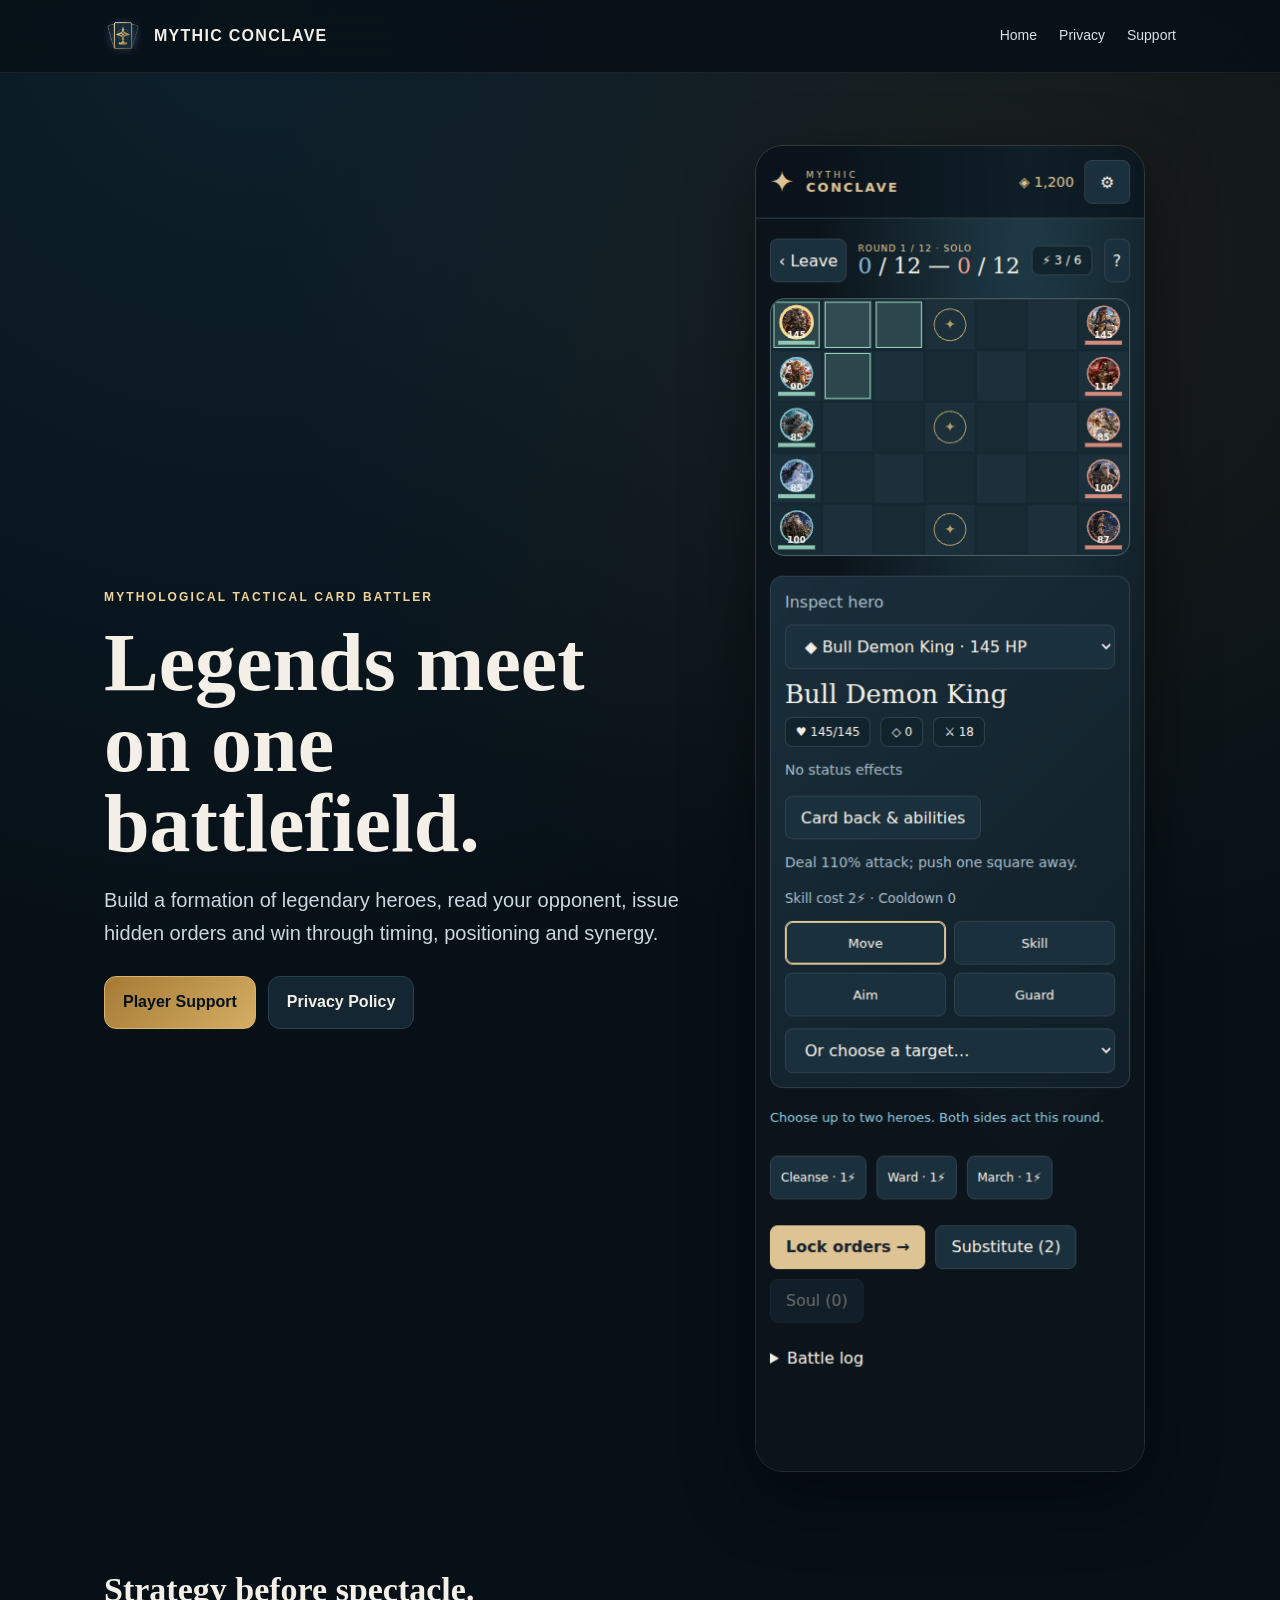
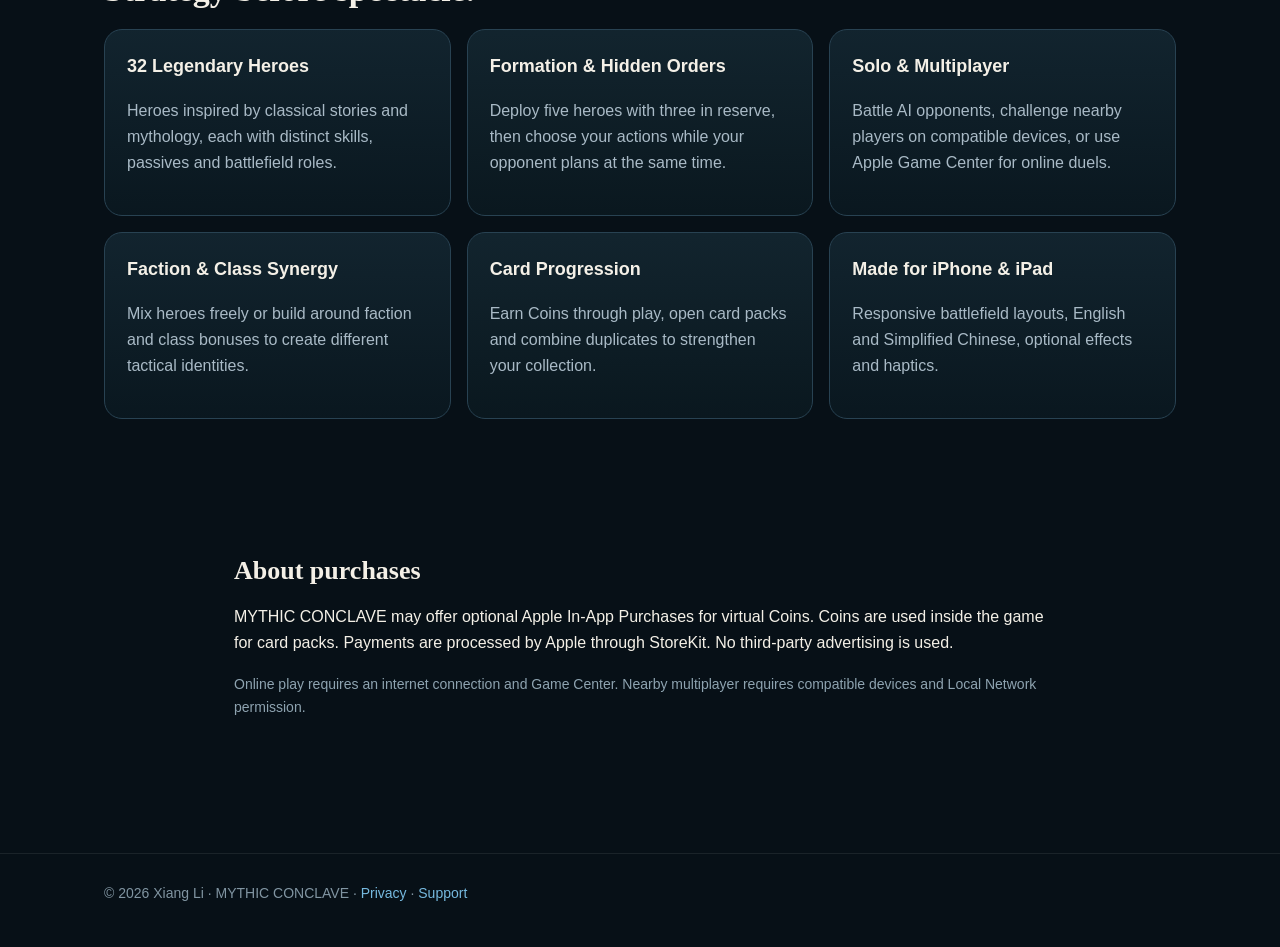
<file: index.html>
<!doctype html>
<html lang="en">
<head>
<meta charset="utf-8"><meta name="viewport" content="width=device-width,initial-scale=1">
<meta name="description" content="MYTHIC CONCLAVE — a mythological tactical card battler for iPhone and iPad.">
<title>MYTHIC CONCLAVE</title><link rel="stylesheet" href="style.css">
</head>
<body>
<nav><div class="wrap navin">
<a class="brand" href="index.html"><img src="app-icon.png" alt=""><span>MYTHIC CONCLAVE</span></a>
<div class="links"><a href="index.html">Home</a><a href="privacy.html">Privacy</a><a href="support.html">Support</a></div>
</div></nav>

<main>
<section class="hero"><div class="wrap hero-grid">
<div>
<div class="kicker">Mythological Tactical Card Battler</div>
<h1>Legends meet on one battlefield.</h1>
<p class="lead">Build a formation of legendary heroes, read your opponent, issue hidden orders and win through timing, positioning and synergy.</p>
<div class="ctas"><a class="btn primary" href="support.html">Player Support</a><a class="btn" href="privacy.html">Privacy Policy</a></div>
</div>
<div class="preview"><img src="battle-preview.png" alt="MYTHIC CONCLAVE battle screen"></div>
</div></section>

<section class="section"><div class="wrap">
<h2>Strategy before spectacle.</h2>
<div class="grid">
<div class="card"><h3>32 Legendary Heroes</h3><p>Heroes inspired by classical stories and mythology, each with distinct skills, passives and battlefield roles.</p></div>
<div class="card"><h3>Formation & Hidden Orders</h3><p>Deploy five heroes with three in reserve, then choose your actions while your opponent plans at the same time.</p></div>
<div class="card"><h3>Solo & Multiplayer</h3><p>Battle AI opponents, challenge nearby players on compatible devices, or use Apple Game Center for online duels.</p></div>
<div class="card"><h3>Faction & Class Synergy</h3><p>Mix heroes freely or build around faction and class bonuses to create different tactical identities.</p></div>
<div class="card"><h3>Card Progression</h3><p>Earn Coins through play, open card packs and combine duplicates to strengthen your collection.</p></div>
<div class="card"><h3>Made for iPhone & iPad</h3><p>Responsive battlefield layouts, English and Simplified Chinese, optional effects and haptics.</p></div>
</div>
</div></section>

<section class="section"><div class="wrap content">
<h2>About purchases</h2>
<p>MYTHIC CONCLAVE may offer optional Apple In‑App Purchases for virtual Coins. Coins are used inside the game for card packs. Payments are processed by Apple through StoreKit. No third-party advertising is used.</p>
<p class="small">Online play requires an internet connection and Game Center. Nearby multiplayer requires compatible devices and Local Network permission.</p>
</div></section>
</main>

<footer><div class="wrap">© 2026 Xiang Li · MYTHIC CONCLAVE · <a href="privacy.html">Privacy</a> · <a href="support.html">Support</a></div></footer>
</body></html>
</file>
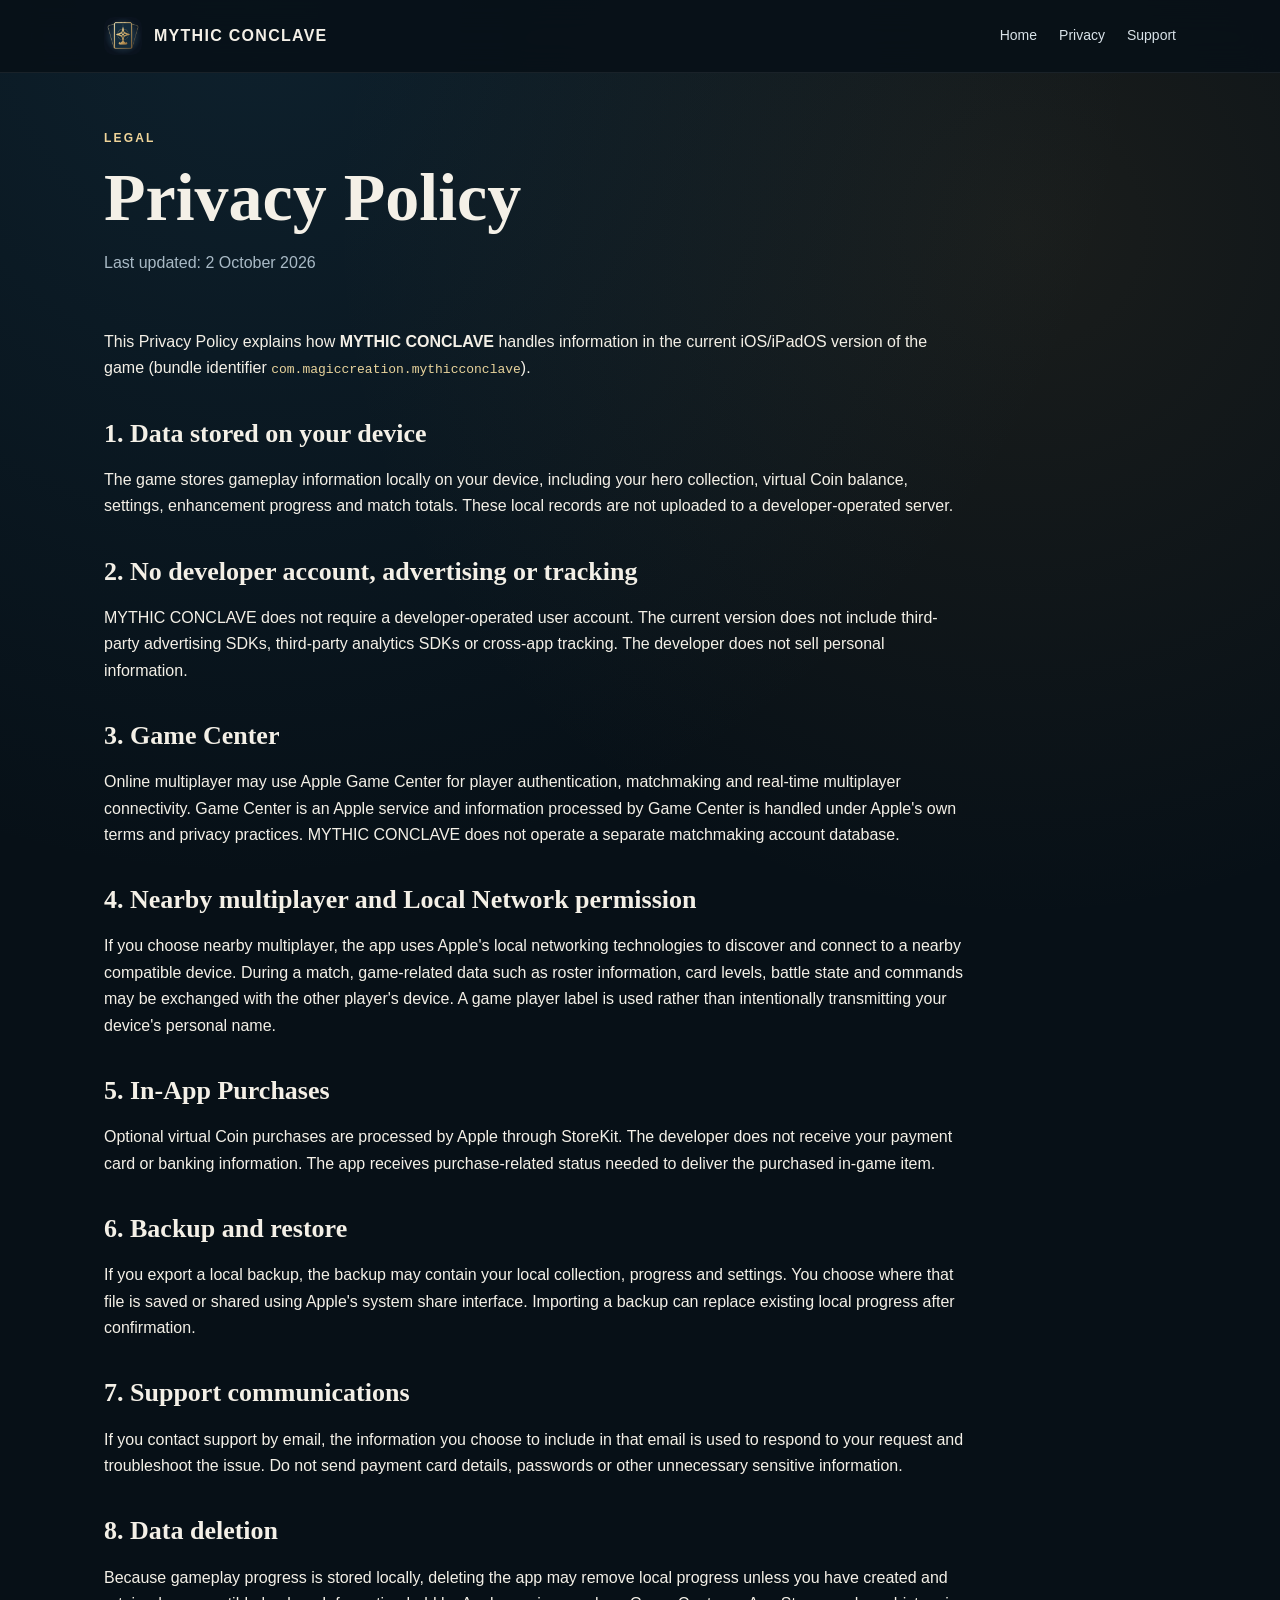
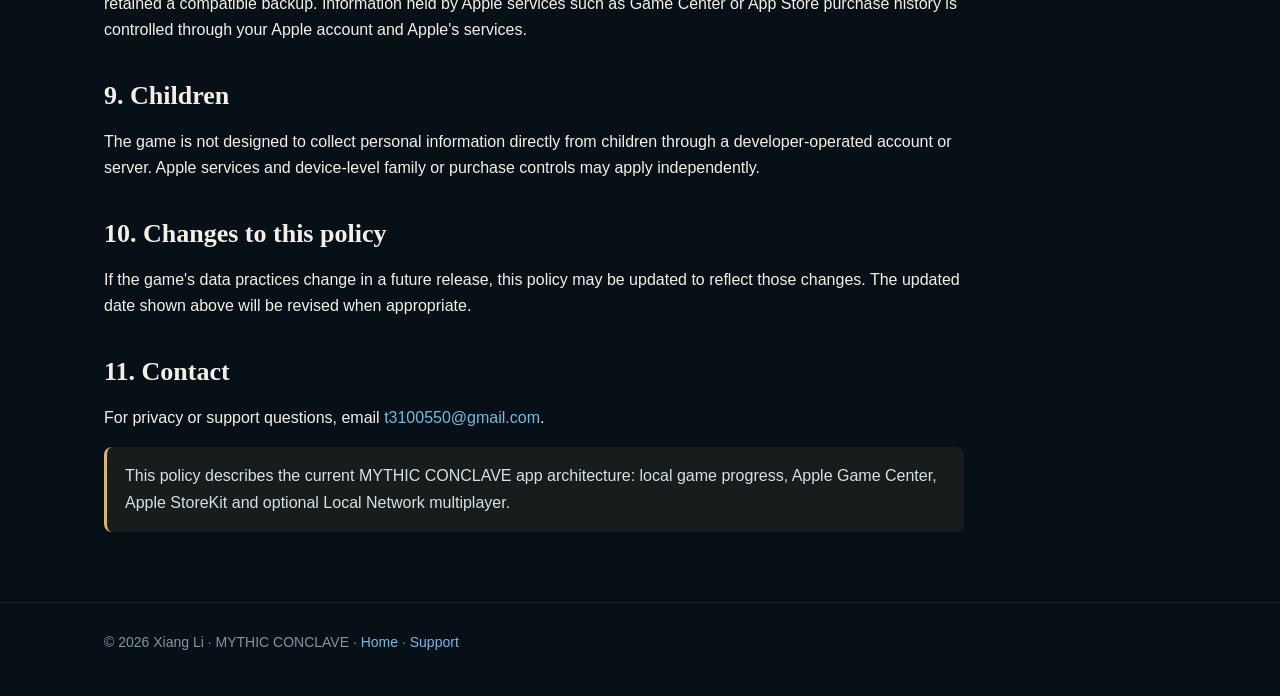
<file: privacy.html>
<!doctype html>
<html lang="en">
<head>
<meta charset="utf-8"><meta name="viewport" content="width=device-width,initial-scale=1">
<meta name="description" content="Privacy Policy for MYTHIC CONCLAVE.">
<title>Privacy Policy — MYTHIC CONCLAVE</title><link rel="stylesheet" href="style.css">
</head>
<body>
<nav><div class="wrap navin">
<a class="brand" href="index.html"><img src="app-icon.png" alt=""><span>MYTHIC CONCLAVE</span></a>
<div class="links"><a href="index.html">Home</a><a href="privacy.html">Privacy</a><a href="support.html">Support</a></div>
</div></nav>

<main class="wrap">
<section class="pagehead"><div class="kicker">Legal</div><h1>Privacy Policy</h1><p class="muted">Last updated: 2 October 2026</p></section>
<article class="content">
<p>This Privacy Policy explains how <strong>MYTHIC CONCLAVE</strong> handles information in the current iOS/iPadOS version of the game (bundle identifier <code>com.magiccreation.mythicconclave</code>).</p>

<h2>1. Data stored on your device</h2>
<p>The game stores gameplay information locally on your device, including your hero collection, virtual Coin balance, settings, enhancement progress and match totals. These local records are not uploaded to a developer-operated server.</p>

<h2>2. No developer account, advertising or tracking</h2>
<p>MYTHIC CONCLAVE does not require a developer-operated user account. The current version does not include third-party advertising SDKs, third-party analytics SDKs or cross-app tracking. The developer does not sell personal information.</p>

<h2>3. Game Center</h2>
<p>Online multiplayer may use Apple Game Center for player authentication, matchmaking and real-time multiplayer connectivity. Game Center is an Apple service and information processed by Game Center is handled under Apple's own terms and privacy practices. MYTHIC CONCLAVE does not operate a separate matchmaking account database.</p>

<h2>4. Nearby multiplayer and Local Network permission</h2>
<p>If you choose nearby multiplayer, the app uses Apple's local networking technologies to discover and connect to a nearby compatible device. During a match, game-related data such as roster information, card levels, battle state and commands may be exchanged with the other player's device. A game player label is used rather than intentionally transmitting your device's personal name.</p>

<h2>5. In-App Purchases</h2>
<p>Optional virtual Coin purchases are processed by Apple through StoreKit. The developer does not receive your payment card or banking information. The app receives purchase-related status needed to deliver the purchased in-game item.</p>

<h2>6. Backup and restore</h2>
<p>If you export a local backup, the backup may contain your local collection, progress and settings. You choose where that file is saved or shared using Apple's system share interface. Importing a backup can replace existing local progress after confirmation.</p>

<h2>7. Support communications</h2>
<p>If you contact support by email, the information you choose to include in that email is used to respond to your request and troubleshoot the issue. Do not send payment card details, passwords or other unnecessary sensitive information.</p>

<h2>8. Data deletion</h2>
<p>Because gameplay progress is stored locally, deleting the app may remove local progress unless you have created and retained a compatible backup. Information held by Apple services such as Game Center or App Store purchase history is controlled through your Apple account and Apple's services.</p>

<h2>9. Children</h2>
<p>The game is not designed to collect personal information directly from children through a developer-operated account or server. Apple services and device-level family or purchase controls may apply independently.</p>

<h2>10. Changes to this policy</h2>
<p>If the game's data practices change in a future release, this policy may be updated to reflect those changes. The updated date shown above will be revised when appropriate.</p>

<h2>11. Contact</h2>
<p>For privacy or support questions, email <a href="mailto:t3100550@gmail.com">t3100550@gmail.com</a>.</p>

<div class="notice">This policy describes the current MYTHIC CONCLAVE app architecture: local game progress, Apple Game Center, Apple StoreKit and optional Local Network multiplayer.</div>
</article>
</main>

<footer><div class="wrap">© 2026 Xiang Li · MYTHIC CONCLAVE · <a href="index.html">Home</a> · <a href="support.html">Support</a></div></footer>
</body></html>
</file>
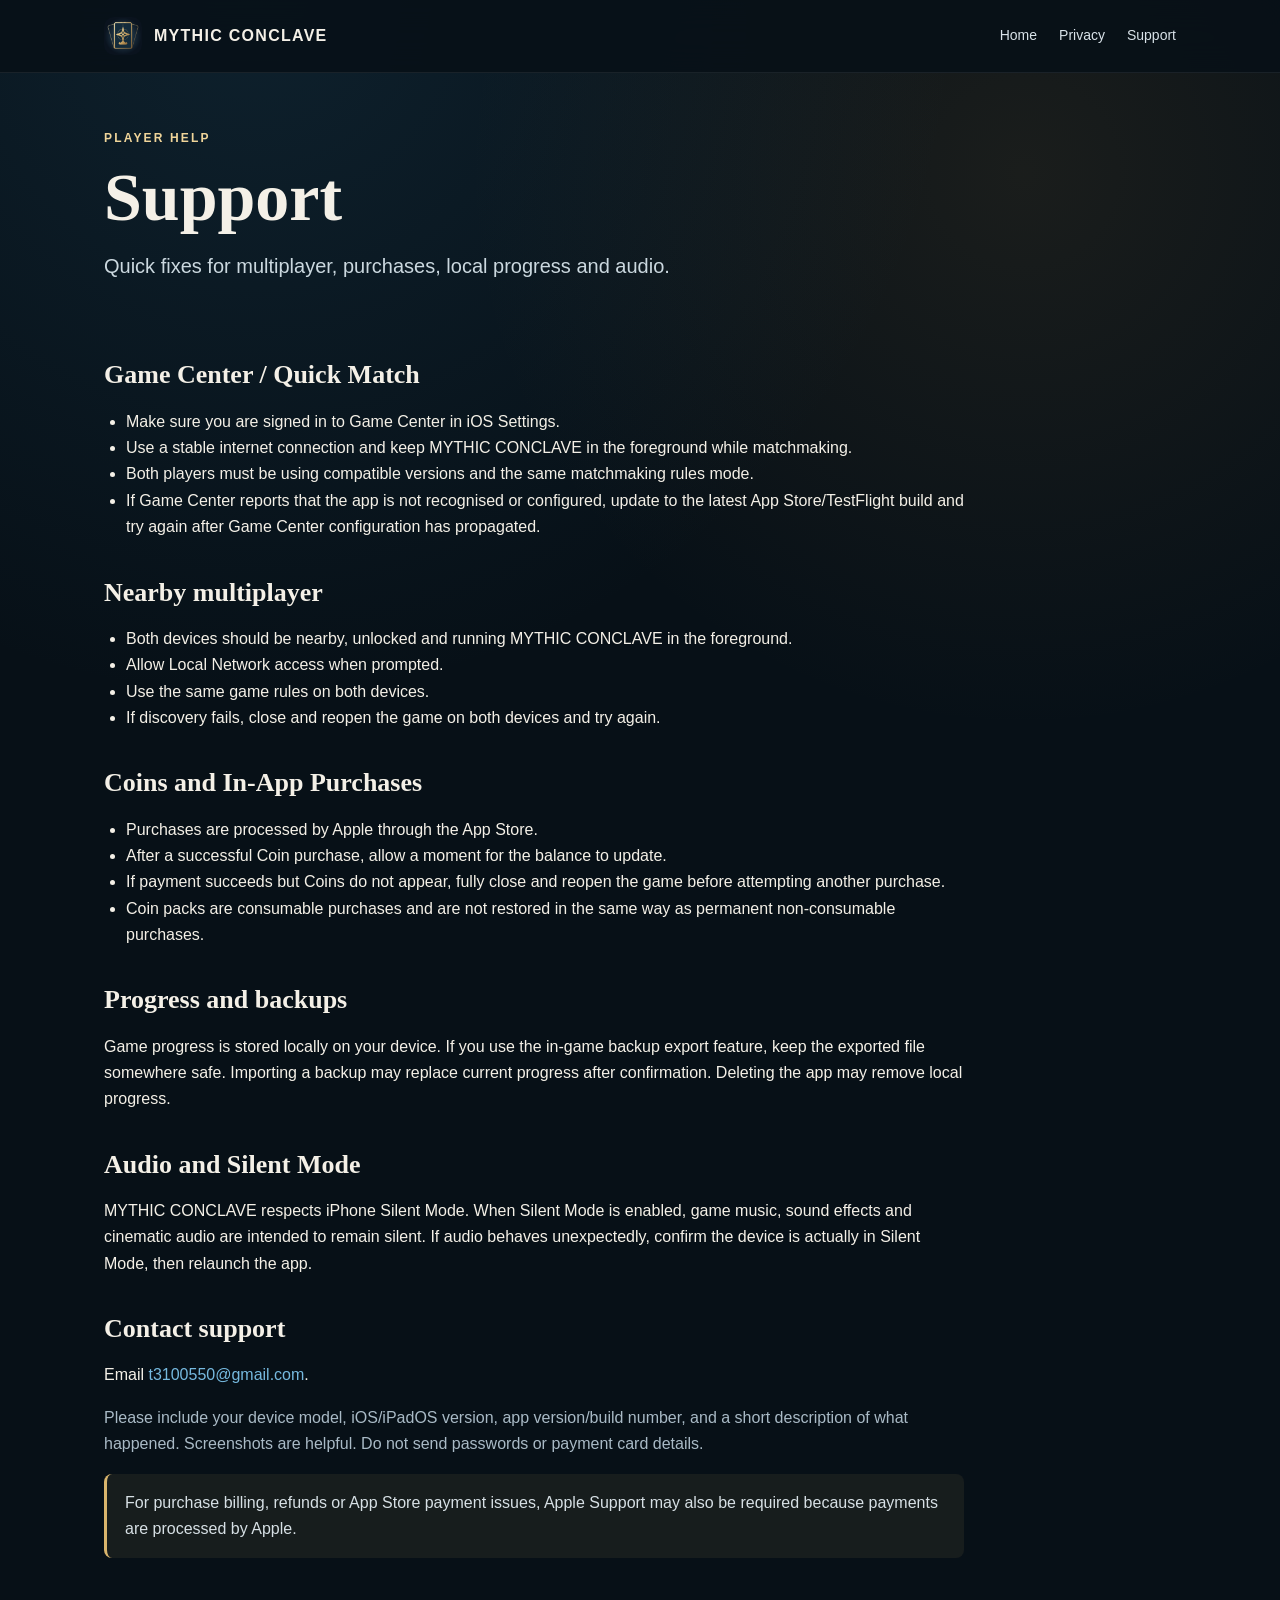
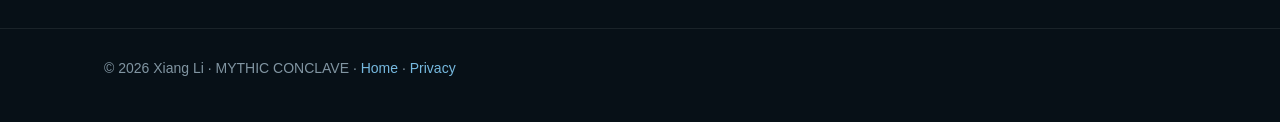
<file: support.html>
<!doctype html>
<html lang="en">
<head>
<meta charset="utf-8"><meta name="viewport" content="width=device-width,initial-scale=1">
<meta name="description" content="Support for MYTHIC CONCLAVE on iPhone and iPad.">
<title>Support — MYTHIC CONCLAVE</title><link rel="stylesheet" href="style.css">
</head>
<body>
<nav><div class="wrap navin">
<a class="brand" href="index.html"><img src="app-icon.png" alt=""><span>MYTHIC CONCLAVE</span></a>
<div class="links"><a href="index.html">Home</a><a href="privacy.html">Privacy</a><a href="support.html">Support</a></div>
</div></nav>

<main class="wrap">
<section class="pagehead"><div class="kicker">Player Help</div><h1>Support</h1><p class="lead">Quick fixes for multiplayer, purchases, local progress and audio.</p></section>

<section class="content">
<h2>Game Center / Quick Match</h2>
<ul>
<li>Make sure you are signed in to Game Center in iOS Settings.</li>
<li>Use a stable internet connection and keep MYTHIC CONCLAVE in the foreground while matchmaking.</li>
<li>Both players must be using compatible versions and the same matchmaking rules mode.</li>
<li>If Game Center reports that the app is not recognised or configured, update to the latest App Store/TestFlight build and try again after Game Center configuration has propagated.</li>
</ul>

<h2>Nearby multiplayer</h2>
<ul>
<li>Both devices should be nearby, unlocked and running MYTHIC CONCLAVE in the foreground.</li>
<li>Allow Local Network access when prompted.</li>
<li>Use the same game rules on both devices.</li>
<li>If discovery fails, close and reopen the game on both devices and try again.</li>
</ul>

<h2>Coins and In-App Purchases</h2>
<ul>
<li>Purchases are processed by Apple through the App Store.</li>
<li>After a successful Coin purchase, allow a moment for the balance to update.</li>
<li>If payment succeeds but Coins do not appear, fully close and reopen the game before attempting another purchase.</li>
<li>Coin packs are consumable purchases and are not restored in the same way as permanent non-consumable purchases.</li>
</ul>

<h2>Progress and backups</h2>
<p>Game progress is stored locally on your device. If you use the in-game backup export feature, keep the exported file somewhere safe. Importing a backup may replace current progress after confirmation. Deleting the app may remove local progress.</p>

<h2>Audio and Silent Mode</h2>
<p>MYTHIC CONCLAVE respects iPhone Silent Mode. When Silent Mode is enabled, game music, sound effects and cinematic audio are intended to remain silent. If audio behaves unexpectedly, confirm the device is actually in Silent Mode, then relaunch the app.</p>

<h2>Contact support</h2>
<p>Email <a href="mailto:t3100550@gmail.com?subject=MYTHIC%20CONCLAVE%20Support">t3100550@gmail.com</a>.</p>
<p class="muted">Please include your device model, iOS/iPadOS version, app version/build number, and a short description of what happened. Screenshots are helpful. Do not send passwords or payment card details.</p>

<div class="notice">For purchase billing, refunds or App Store payment issues, Apple Support may also be required because payments are processed by Apple.</div>
</section>
</main>

<footer><div class="wrap">© 2026 Xiang Li · MYTHIC CONCLAVE · <a href="index.html">Home</a> · <a href="privacy.html">Privacy</a></div></footer>
</body></html>
</file>
<file: style.css>
:root{
  --bg:#071017;--panel:#0e1b24;--panel2:#132631;--text:#f4f0e7;
  --muted:#a9bac6;--line:#284252;--gold:#d9b56d;--gold2:#f0d59a;
  --blue:#76b9df;--max:1120px;
}
*{box-sizing:border-box}
html{scroll-behavior:smooth}
body{
  margin:0;background:
  radial-gradient(circle at 20% 0%,rgba(45,109,145,.18),transparent 35%),
  radial-gradient(circle at 80% 10%,rgba(165,124,62,.12),transparent 30%),
  var(--bg);
  color:var(--text);font-family:-apple-system,BlinkMacSystemFont,"Segoe UI",Inter,Arial,sans-serif;
  line-height:1.65
}
a{color:var(--blue);text-decoration:none}
a:hover{text-decoration:underline}
.wrap{max-width:var(--max);margin:0 auto;padding:0 24px}
nav{
  position:sticky;top:0;z-index:20;background:rgba(7,16,23,.88);
  backdrop-filter:blur(16px);border-bottom:1px solid rgba(255,255,255,.07)
}
.navin{height:72px;display:flex;align-items:center;justify-content:space-between;gap:20px}
.brand{display:flex;align-items:center;gap:12px;color:var(--text);font-weight:800;letter-spacing:.08em}
.brand img{width:38px;height:38px;border-radius:10px}
.links{display:flex;gap:22px;flex-wrap:wrap}
.links a{color:#d9e3e9;font-size:14px}
.hero{padding:72px 0 48px}
.hero-grid{display:grid;grid-template-columns:1.12fr .88fr;gap:44px;align-items:center}
.kicker{color:var(--gold2);letter-spacing:.18em;text-transform:uppercase;font-size:12px;font-weight:800}
h1{font-family:Georgia,"Times New Roman",serif;font-size:clamp(44px,7vw,82px);line-height:.98;margin:15px 0 20px}
h2{font-family:Georgia,"Times New Roman",serif;font-size:34px;line-height:1.2;margin:0 0 18px}
h3{font-size:18px;margin:0 0 8px}
.lead{font-size:20px;color:#cbd8df;max-width:720px}
.ctas{display:flex;gap:12px;flex-wrap:wrap;margin-top:26px}
.btn{
  display:inline-block;padding:12px 18px;border-radius:12px;border:1px solid var(--line);
  background:var(--panel2);color:var(--text);font-weight:700
}
.btn.primary{background:linear-gradient(135deg,#a57a35,#d5ad63);border-color:#d7b36d;color:#071017}
.preview{
  max-width:390px;margin:0 auto;border-radius:28px;overflow:hidden;
  box-shadow:0 24px 70px rgba(0,0,0,.48);border:1px solid rgba(255,255,255,.12)
}
.preview img{display:block;width:100%;height:auto}
.section{padding:50px 0}
.grid{display:grid;grid-template-columns:repeat(3,1fr);gap:16px}
.card{
  background:linear-gradient(180deg,rgba(19,38,49,.9),rgba(10,24,32,.9));
  border:1px solid var(--line);border-radius:18px;padding:22px
}
.card p,.muted{color:var(--muted)}
.rule{height:1px;background:rgba(255,255,255,.08);margin:18px 0}
.pagehead{padding:56px 0 20px}
.pagehead h1{font-size:clamp(42px,6vw,68px)}
.content{max-width:860px;padding-bottom:70px}
.content h2{font-size:26px;margin-top:36px}
.content h3{margin-top:26px}
.content ul{padding-left:22px}
.notice{padding:16px 18px;border-left:3px solid var(--gold);background:rgba(217,181,109,.08);border-radius:8px;color:#d7e0e5}
footer{border-top:1px solid rgba(255,255,255,.08);padding:28px 0 42px;color:#8195a2;font-size:14px}
.small{font-size:14px;color:#8ea3b0}
code{color:#e9d49c}
@media(max-width:780px){
  .hero-grid{grid-template-columns:1fr}
  .preview{max-width:320px}
  .grid{grid-template-columns:1fr}
  .navin{height:auto;padding:14px 0;align-items:flex-start}
  .links{gap:12px}
}
</file>
